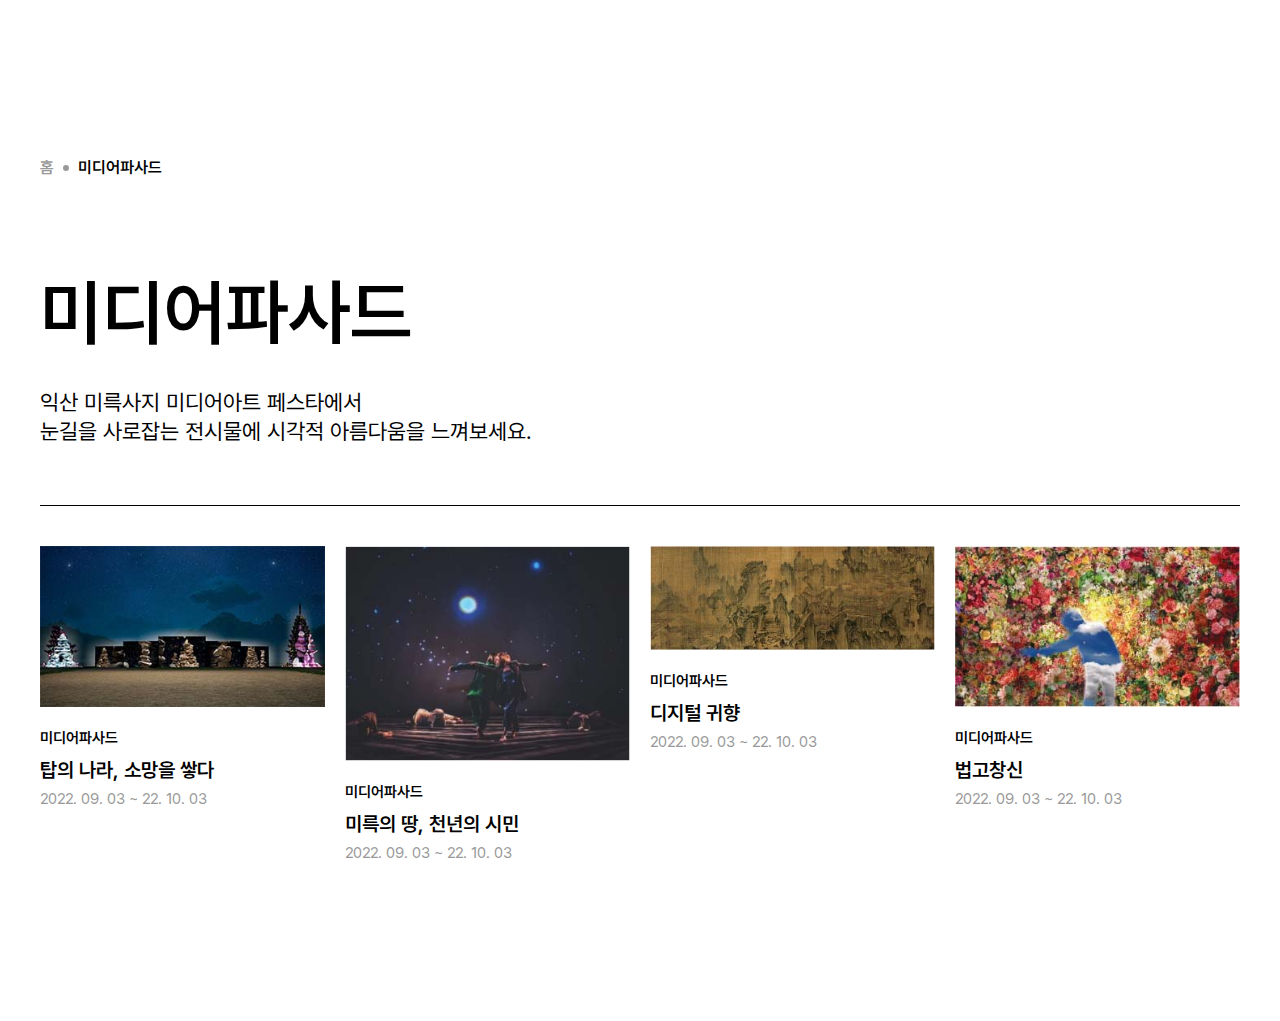
<file: docs/pacade.html>
<!DOCTYPE html>
<html lang="en">
<head>
    <meta charset="UTF-8">
    <meta http-equiv="X-UA-Compatible" content="IE=edge">
    <meta name="viewport" content="width=device-width, initial-scale=1.0">
    <title>Document</title>
    <link rel="stylesheet" href="../common/css/public.css">
    <link rel="stylesheet" href="../common/css/pacade.css">
</head>
<body>
    <div class="container">
        <div class="uniform--container">
            <div class="wrap1548">
                <div class="uniform--wrap">
                    <a class="home" href="/">홈</a>
                    <span></span>
                    <p>미디어파사드</p>
                </div>
            </div>
        </div>
        <div class="page--title">
            <div class="wrap1548">
                <div class="page--title-wrap">
                    <p class="page--title-text1">미디어파사드</p>
                    <p class="page--title-text2">익산 미륵사지 미디어아트 페스타에서<br>눈길을 사로잡는 전시물에 시각적 아름다움을 느껴보세요.</p>
                </div>
            </div>
        </div>
        <div class="pacade--container">
            <div class="wrap1548">
                <div class="pacade--wrap">
                    <div class="pacade--item">
                        <a href="./pacade01.html">
                            <div class="pacade--thumb"><img src="../common/img/pacade01.jpg" alt=""></div>
                            <p class="pacade--text1">미디어파사드</p>
                            <p class="pacade--text2">탑의 나라, 소망을 쌓다</p>
                            <p class="pacade--text3">2022. 09. 03 ~ 22. 10. 03</p>
                        </a>
                    </div>
                    <div class="pacade--item">
                        <a href="./pacade02.html">
                            <div class="pacade--thumb"><img src="../common/img/pacade02.jpg" alt=""></div>
                            <p class="pacade--text1">미디어파사드</p>
                            <p class="pacade--text2">미륵의 땅, 천년의 시민</p>
                            <p class="pacade--text3">2022. 09. 03 ~ 22. 10. 03</p>
                        </a>
                    </div>
                    <div class="pacade--item">
                        <a href="./pacade03.html">
                            <div class="pacade--thumb"><img src="../common/img/pacade03.jpg" alt=""></div>
                            <p class="pacade--text1">미디어파사드</p>
                            <p class="pacade--text2">디지털 귀향</p>
                            <p class="pacade--text3">2022. 09. 03 ~ 22. 10. 03</p>
                        </a>
                    </div>
                    <div class="pacade--item">
                        <a href="./pacade04.html">
                            <div class="pacade--thumb"><img src="../common/img/pacade04.jpg" alt=""></div>
                            <p class="pacade--text1">미디어파사드</p>
                            <p class="pacade--text2">법고창신</p>
                            <p class="pacade--text3">2022. 09. 03 ~ 22. 10. 03</p>
                        </a>
                    </div>
                </div>
            </div>
        </div>
    </div>
    <script src="../common/js/gsap.js"></script>
</body>
</html>
</file>
<file: common/css/public.css>
@font-face {
    font-family: 'Pretendard';
    font-weight: 900;
    font-display: swap;
    src: local("Pretendard Black"), url("/font/woff2/Pretendard-Black.woff2") format("woff2"), url("/font/woff/Pretendard-Black.woff") format("woff");
}

@font-face {
    font-family: 'Pretendard';
    font-weight: 800;
    font-display: swap;
    src: local("Pretendard ExtraBold"), url("/font/woff2/Pretendard-ExtraBold.woff2") format("woff2"), url("/font/woff/Pretendard-ExtraBold.woff") format("woff");
}

@font-face {
    font-family: 'Pretendard';
    font-weight: 700;
    font-display: swap;
    src: local("Pretendard Bold"), url("/font/woff2/Pretendard-Bold.woff2") format("woff2"), url("/font/woff/Pretendard-Bold.woff") format("woff");
}

@font-face {
    font-family: 'Pretendard';
    font-weight: 600;
    font-display: swap;
    src: local("Pretendard SemiBold"), url("/font/woff2/Pretendard-SemiBold.woff2") format("woff2"), url("/font/woff/Pretendard-SemiBold.woff") format("woff");
}

@font-face {
    font-family: 'Pretendard';
    font-weight: 500;
    font-display: swap;
    src: local("Pretendard Medium"), url("/font/woff2/Pretendard-Medium.woff2") format("woff2"), url("/font/woff/Pretendard-Medium.woff") format("woff");
}

@font-face {
    font-family: 'Pretendard';
    font-weight: 400;
    font-display: swap;
    src: local("Pretendard Regular"), url("/font/woff2/Pretendard-Regular.woff2") format("woff2"), url("/font/woff/Pretendard-Regular.woff") format("woff");
}

@font-face {
    font-family: 'Pretendard';
    font-weight: 300;
    font-display: swap;
    src: local("Pretendard Light"), url("/font/woff2/Pretendard-Light.woff2") format("woff2"), url("/font/woff/Pretendard-Light.woff") format("woff");
}

@font-face {
    font-family: 'Pretendard';
    font-weight: 200;
    font-display: swap;
    src: local("Pretendard ExtraLight"), url("/font/woff2/Pretendard-ExtraLight.woff2") format("woff2"), url("/font/woff/Pretendard-ExtraLight.woff") format("woff");
}

@font-face {
    font-family: 'Pretendard';
    font-weight: 100;
    font-display: swap;
    src: local("Pretendard Thin"), url("/font/woff2/Pretendard-Thin.woff2") format("woff2"), url("/font/woff/Pretendard-Thin.woff") format("woff");
}

@font-face {
    font-family: 'HeirofLight';
    src: url('https://cdn.jsdelivr.net/gh/projectnoonnu/noonfonts_20-07@1.0/HeirofLightBold.woff') format('woff');
    font-weight: 700;
    font-style: normal;
}
@font-face {
    font-family: 'HeirofLight';
    src: url('https://cdn.jsdelivr.net/gh/projectnoonnu/noonfonts_20-07@1.0/HeirofLightRegular.woff') format('woff');
    font-weight: 400;
    font-style: normal;
}
* {margin: 0;padding: 0;box-sizing: border-box;word-break: keep-all;}
button {border: unset;background-color: unset;}
.helvetica {font-family: Helvetica, sans-serif;}
body {background-color: #000;color: #fff;font-family: 'Pretendard';}
* {margin: 0;padding: 0;box-sizing: border-box;}
p,a {line-height: 1;}
li {list-style: none;}
a,a:visited {color: inherit;text-decoration: none;}
.wrap1548 {width: 100%;margin: auto;max-width: 1548px;padding: 0 40px;}
.wrap1176 {width: 100%;margin: auto;max-width: 1176px;padding: 0 40px;}

@media all and (max-width:480px) {
    .wrap1548 {padding: 0 20px;}
    .wrap1176 {padding: 0 20px;}
}
#head{position: fixed;top: 0;left: 0;width: 100%;z-index: 2;}
.head--wrap{width: 100%;padding: 18px 40px;display: flex;justify-content: space-between;align-items: center;}
.head--logo{font-family: 'HeirofLight';font-size: 19px;letter-spacing: -1px;line-height: 1.1;}
#head.black{color: #fff;background-color:#000;border-bottom: 1px solid #fff;}
#head.white{color: #000;background-color:#fff;border-bottom: 1px solid #000;}
.head--right{display: flex;}
.head--right a{display: block;color: #999999;font-size: 16px;}
.head--center{position: absolute;top: 50%;left: 50%;transform: translate(-50%,-50%);display: flex;height: 100%;align-items: center;width: 100%;justify-content: center;}
.head--center li{font-weight: 500;font-size: 20px;}
.head--center li:not(:last-child){margin-right: 30px;}
#head.black .head--sub-menu{background-color: #000;color: #fff;border-bottom: 1px solid #fff;}
#head.white .head--sub-menu{background-color: #fff;color: #000;border-bottom: 1px solid #000;}
.head--sub-menu{position: absolute;width: 100%;top: calc(100% + 1px);padding: 24px 0;display: none;}
.head--sub-menu.on{display: block;}
.head--sub-menu-list{width: 100%;display: none;align-items: center;justify-content: center;font-size: 16px;}
.head--sub-menu-list.on{display: flex;}
.head--sub-menu-item:not(:last-child){margin-right: 24px;}
.head--sub-menu-item:hover a{text-decoration: underline;}
.head--ham{display: none;width: 24px;height: 16px;position: relative;}
.head--ham span{width: 24px;height: 2px;display: block;position: absolute;left: 0;}
.head--ham span:nth-child(1){top: 0;}
.head--ham span:nth-child(2){top: 50%;}
.head--ham span:nth-child(3){top: 100%;}
#head.black .head--ham span{background-color: #fff;}
#head.white .head--ham span{background-color: #000;}
@media all and (max-width:1280px){
    .head--center li{font-size: 16px;}
    .head--center li:not(:last-child){margin-right: 24px;}
}
@media all and (max-width:1024px){
    .head--center{display: none;}
    .head--sub-menu.on{display: none;}
    .head--right{display: none;}
    .head--ham{display: block;}
}
@media all and (max-width:480px){
    .head--wrap{padding: 12px 12px;}
    .head--logo{font-size: 13px;}
}
#aside{position: absolute;top: 0;right: 0;width: 100%;height: 100vh;display: none;}
#aside.on{display: none;}
#head.white #aside{background-color: rgba(255,255,255,0.5);}
#head.black #aside{background-color: rgba(0,0,0,0.5);}
.aside--wrap{width: 100%;max-width: 375px;margin-left: auto;height: 100%;}
#head.white .aside--wrap{background: #fff;}
#head.black .aside--wrap{background: #000;}
.aside--row1{padding: 12px;display: flex;justify-content: space-between;}
.aside--logo{font-family: 'HeirofLight';line-height: 1.1;font-size: 13px;letter-spacing: -1px;}
.aside--close{width: 24px;height: 24px;position: relative;cursor: pointer;}
.aside--close span{position: absolute;display: block;width: 24px;height: 2px;top: 50%;left: 50%;}
.aside--close span:nth-child(1){transform:translate(-50%,-50%) rotate(45deg);}
.aside--close span:nth-child(2){transform:translate(-50%,-50%) rotate(-45deg);}
#head.white .aside--close span{background-color: #000;}
#head.black .aside--close span{background-color: #fff;}
.aside--row2-button{padding: 12px 16px;font-size: 22px;display: flex;justify-content: space-between;align-items: center;cursor: pointer;}
.aside--row2-arrow{width: 11px;height: 9px;position: relative;}
.aside--row2-arrow span{width: 8px;height: 2px;display: block;position: absolute;top: 50%;left: 50%;}
.aside--row2-arrow span:nth-child(1){transform: translate(calc(-100% + 1px),-50%) rotate(45deg);}
.aside--row2-arrow span:nth-child(2){transform: translate(calc(0% - 1px),-50%) rotate(-45deg);}
#head.black .aside--row2-arrow span{background-color: #fff;}
#head.white .aside--row2-arrow span{background-color:#000;}
.aside--row2-slide{display: none;background-color: #1a1a1a;padding: 10px 0;}
#head.black .aside--row2-slide{background-color: #1a1a1a;}
#head.white .aside--row2-slide{background-color: #fafafa;}
.aside--row2-slide a{display: block;padding: 11px 32px;}
.aside--row2.on .aside--row2-slide{display: block;}
.aside--row2.on .aside--row2-arrow{transform: rotate(180deg);}
.aside--row3{font-size: 15px;padding: 12px 16px;display: flex;align-items: center;}
.aside--row3 a{display: flex;align-items: center;}
.aside--row3 a:first-child{margin-right: 2em;}
.aside--row3 a svg{width: 14px;height: 14px;margin-left: 4px;}
#head.black .aside--row3 a svg .cls-1{fill: #fff;}
#head.white .aside--row3 a svg .cls-1{fill: #000;}
@media all and (max-width:1024px){
    #aside.on{display: block;}
}
.uniform--container{padding-top: 160px;}
.uniform--wrap{display: flex;color: #000;align-items: center;font-weight: 600;}
.uniform--wrap span{width: 6px;height: 6px;display: block;background-color: #999999;margin: 0 9px;border-radius: 10px;font-size: 16px;}
.uniform--wrap .now{color: #1bc85f;}
.uniform--wrap .home{color: #999;}

.page--title{color: #000;margin-top: 100px;}
.page--title-wrap{padding-bottom: 60px;border-bottom: 1px solid #000;}
.page--title-text1{font-size: 72px;line-height: 1;margin-bottom: 40px;font-weight: 600;}
.page--title-text2{font-size: 22px;line-height: 1.3;}

.subPage--title{color: #000;margin-top: 100px;}
.subPage--title-wrap{padding-bottom: 26px;border-bottom: 1px solid #000;position: relative;}
.subPage--title-text1{font-size: 40px;line-height: 1;margin-bottom: 26px;font-weight: 600;}
.subPage--title-text2{font-size: 15px;line-height: 1;font-weight: 500;color: #999;display: flex;align-items: center;}
.subPage--title-text3{font-size: 15px;color: #999;position: absolute;bottom: 22px;right: 0;display: flex;font-weight: 500;}
.subPage--title-prev{margin:0 4px 0 0;}
.subPage--title-text3 img{opacity: 0.45;}
.subPage--title-text2 span{display:block;width: 1px;height: 10px;background-color: #999;margin: 0 8px;}
@media all and (max-width:767px){
    .uniform--container{}
    .subPage--title{margin-top: 60px;}
    .subPage--title-text1{font-size: 32px;}
    .subPage--title-text2{flex-direction: column;align-items: flex-start;}
}

.border-bottom-none{border: none;}


#foot{overflow: hidden;}
.foot--row1{display: flex;padding: 40px;border-bottom: 1px solid #1dd565;justify-content: space-between;}
.foot--company{display: flex;flex-direction: column;justify-content: space-between;}

.foot--company-logo img{margin-right: 40px;margin-top: 10px;}
.foot--company-text{font-size: 16px;color: #999999;margin-bottom: 6px;}
.foot--row2{padding: 40px;display: flex;justify-content: space-between;}
.foot--row-col1{display: flex;width: 70%;max-width: 820px;justify-content: space-between;}
.foot--row2-text01{font-size: 20px;font-weight: 600;margin-bottom: 32px;}
.foot--row2-text02{display: flex;align-items: center;font-size: 16px;font-weight: 600;}
.foot--row2-text02 a.strong{color: #1dd565;}
.foot--row2-text02 span{width: 1px;height: 14px;background: #4a4a4a;margin: 0 12px;}
.foot--row2-text03{font-size: 16px;font-weight: 600;margin-top: 2em;}
.foot--row2-text03 p:not(:last-child){margin-bottom: 13px;}
.foot--row2-text03 b{text-decoration: underline;font-weight: 600;}

.foot--row-col2{display: flex;align-items: flex-end;}
.foot--traffic-button{margin-right: 60px;font-weight: 600;font-size: 18px;}
.foot--traffic-button a{width: 207px;height: 72px;display: flex;align-items: center;justify-content: space-between;padding: 0 32px;color: #1dd565;border: 1px solid #1dd565;border-radius: 50px;}
.foot--top-button{display: flex;flex-direction: column;align-items: center;justify-content: center;}
.foot--top-button img{width: 22px;height: 14px;margin-bottom: 15px;}
.foot--row-col4{display: flex;flex-direction: column;justify-content: space-between;}
.footer--sns{display: flex;justify-content: flex-end;}
.footer--sns a{display: block;}
.footer--sns a:not(:last-child){margin-right: 10px;}
.footer--copyright{font-size: 15px;}

@media all and (max-width:1024px){
    .foot--row-col1{flex-direction: column;}
    .foot--company2{margin-top: 24px;}
    .foot--row2-text01{font-size: 16px;}
    .foot--row2-text02{font-size: 14px;}
    .foot--row2-text03{font-size: 14px;}
    .footer--copyright{font-size: 13px;text-align: right;}
}
@media all and (max-width:767px){
    .foot--row1{flex-direction: column;}
    .foot--row-col1{width: 100%;}
    .foot--company-text{text-align: center;}
    .foot--company-logo{display: flex;justify-content: center;}
    .foot--company-logo img{margin-right: 0;}
    .foot--company-logo img:not(:last-child){margin-right: 12px;}
    .foot--row2{flex-direction: column;align-items: center;}
    .foot--company2{margin-bottom: 24px;}
    .footer--sns{justify-content: center;}
    .foot--row-col2{display: none;}
    .foot--row-col3{text-align: center;}
    .foot--row-col4{margin-top: 24px;}
    .foot--traffic-button{margin-right: 0;font-size: 16px;}
    .foot--traffic-button a{height: 48px;width: 140px;padding: 0 17px;}
    .foot--traffic-button a img{width: 30px;height: 10px;}
    .footer--copyright{margin-top: 12px;}
}
@media all and (max-width:480px){
    .foot--row2,
    .foot--row1{padding:40px 20px;}
    .foot--row-col3,
    .foot--row-col4{width: 100%;}
    .foot--row2-text01{font-size: 14px;}
    .foot--row2-text02{font-size: 12px;flex-wrap: wrap;justify-content: center;}
    .foot--row2-text03{font-size: 12px;}
    .foot--row2-text02 a{margin-top: 8px;}
    .foot--row2-text02 span{opacity: 0;margin: 0 4px;}
    .footer--copyright{text-align: center;font-size: 12px;}
}
</file>
<file: common/css/pacade.css>
body{background-color: #fff;}
.pacade--wrap{display: flex;padding-top: 40px;color: #000;flex-wrap: wrap;padding-bottom: 160px;}
.pacade--item{width: calc(25% - 60px / 4);}
.pacade--item:not(:last-child){margin-right: 20px;}
.pacade--thumb{width: 100%;}
.pacade--thumb img{display:block;width: 100%;}
.pacade--text1{font-size: 15px;margin-top: 24px;font-weight: 600;}
.pacade--text2{font-size: 20px;margin-top: 14px;font-weight: 600;}
.pacade--text3{font-size: 15px;margin-top: 12px;font-weight: 400;color: #999;}
@media all and (max-width:1024px){
    .pacade--item{width: calc(100% / 3 - 40px / 3);margin-bottom: 60px;}
    .pacade--item:not(:last-child){margin-right: 0px;}
    .pacade--item:not(:nth-child(3n)){margin-right: 20px;}
}
@media all and (max-width:767px){
    .pacade--item{width: calc(50% - 10px);margin-bottom: 40px;}
    .pacade--item:not(:nth-child(3n)){margin-right: 0px;}
    .pacade--item:not(:nth-child(even)){margin-right: 20px;}
}
@media all and (max-width:480px){
    .pacade--item{width: 100%;}
    .pacade--item:not(:last-child){margin-bottom: 40px;}
    .pacade--item:not(:nth-child(even)){margin-right: 0px;}
}
</file>
